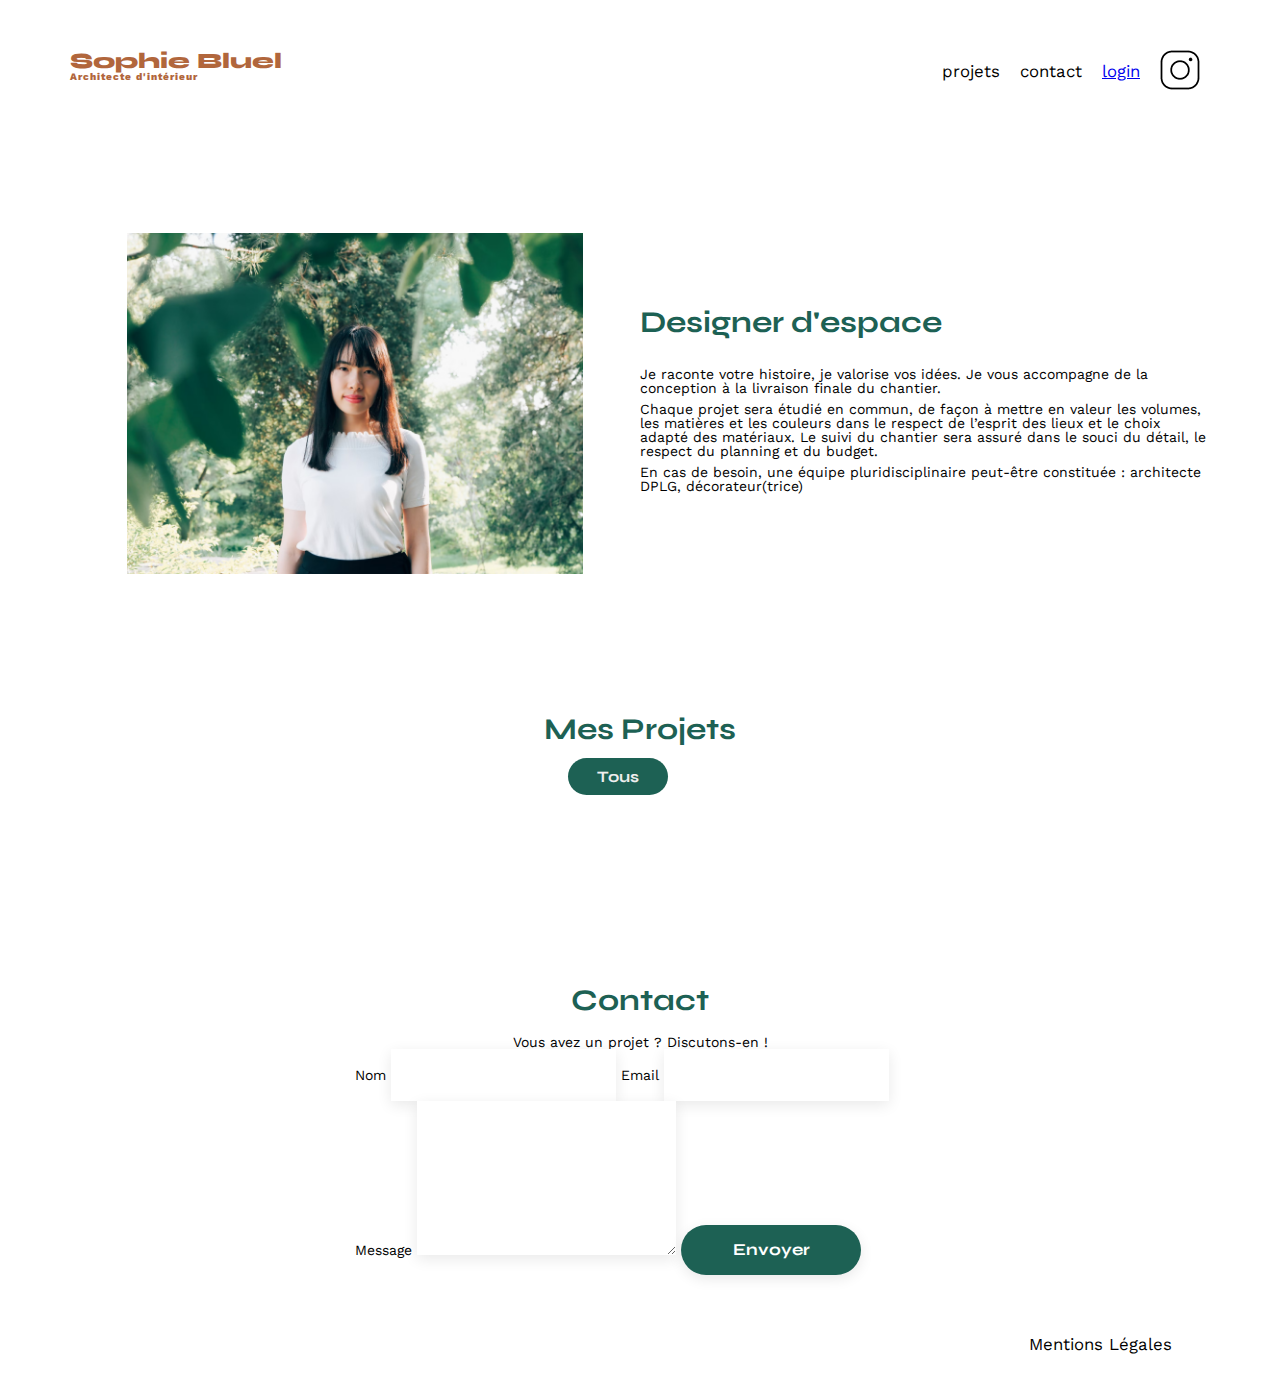
<file: FrontEnd/index.html>
<!DOCTYPE html>
<html lang="fr">

<head>
	<meta charset="UTF-8">
	<title>Sophie Bluel - Architecte d'intérieur</title>
	<meta name="viewport" content="width=device-width, initial-scale=1.0">
	<link rel="preconnect" href="https://fonts.googleapis.com">
	<link rel="preconnect" href="https://fonts.gstatic.com" crossorigin>
	<link href="https://fonts.googleapis.com/css2?family=Syne:wght@700;800&family=Work+Sans&display=swap"
		rel="stylesheet">
	<meta name="description" content="">
	<link rel="stylesheet" href="./assets/style.css">
	<link rel="stylesheet" href="https://cdnjs.cloudflare.com/ajax/libs/font-awesome/6.3.0/css/all.min.css">
</head>

<body>
	<div class="banner">
		<i class="fa-regular fa-pen-to-square"></i>
		<p>Mode édition</p>
	</div>
	<header>
		<h1>Sophie Bluel <span>Architecte d'intérieur</span></h1>
		<nav>
			<ul>
				<li>projets</li>
				<li>contact</li>
				<li id="login-logout"><a href="./login.html">login</a></li>
				<li><img src="./assets/icons/instagram.png" alt="Instagram"></li>
			</ul>
		</nav>
	</header>
	<main>
		<section id="introduction">
			<figure>
				<img src="./assets/images/sophie-bluel.png" alt="">
			</figure>
			<article>
				<h2>Designer d'espace</h2>
				<p>Je raconte votre histoire, je valorise vos idées. Je vous accompagne de la conception à la livraison
					finale du chantier.</p>
				<p>Chaque projet sera étudié en commun, de façon à mettre en valeur les volumes, les matières et les
					couleurs dans le respect de l’esprit des lieux et le choix adapté des matériaux. Le suivi du
					chantier sera assuré dans le souci du détail, le respect du planning et du budget.</p>
				<p>En cas de besoin, une équipe pluridisciplinaire peut-être constituée : architecte DPLG,
					décorateur(trice)</p>
			</article>
		</section>
		<section id="portfolio">
			<div id="logged-projects">
				<h2>Mes Projets</h2>
				<div class="logged-button" id="removeHidden">
					<i class="fa-regular fa-pen-to-square"></i>
					<button>modifier</button>
				</div>
			</div>

			<div class="categories centre">
				<button type="button" categorieId="0" class="categorie-button">Tous</button>
			</div>
			<div class="gallery">
			</div>
		</section>

		<div id="fond" class="hidden">
			<div class="rectangle">
				<i class="fa-solid fa-xmark" id="closeModale"></i>
				<h2>GALERIE PHOTO</h2>
				<div class="wrapper">
					<div class="modale-gallery">
					</div>
					<hr>
				</div>
				<button class="modale-button" id="addImg">Ajouter une photo</button>
			</div>
		</div>

		<div id="fondAdd" class="hidden">
			<div class="rectangle">
				<i class="fa-solid fa-xmark" id="closeModale"></i>
				<i class="fa-solid fa-arrow-left" id="arrowLeft"></i>
				<h2>Ajout photo</h2>
				<div id="rectangleIcon">
					<i class="fa-solid fa-image" id="iconImg"></i>
					<button class="modButton" id="addPhoto"> + Ajouter photo</button>
					<p class="comment">jpg, png : 4mo max</p>
				</div>
				<form id="form">
					<div class="input-block">
						<label for="titre1" id="titre1">Titre</label>
						<input autocomplete="on" type="text" name="titre1">
					</div>
					<div class="input-block">
						<label for="categorie1" id="categorie1">Catégorie</label>
						<select autocomplete="on" type="text" name="categorie1" title="categories" id="categorieSelect">
						</select>
					</div>
					<hr>
					<button class="modale-button">Valider</button>
			</div>
		</div>

		<section id="contact">
			<h2>Contact</h2>
			<p>Vous avez un projet ? Discutons-en !</p>
			<form action="#" method="post">
				<label for="name">Nom</label>
				<input type="text" name="name" id="name">
				<label for="email">Email</label>
				<input type="email" name="email" id="email">
				<label for="message">Message</label>
				<textarea name="message" id="message" cols="30" rows="10"></textarea>
				<input type="submit" value="Envoyer">
			</form>
		</section>
	</main>

	<footer>
		<nav>
			<ul>
				<li>Mentions Légales</li>
			</ul>
		</nav>
	</footer>
	<script src="script/index.js"></script>
</body>
</file>
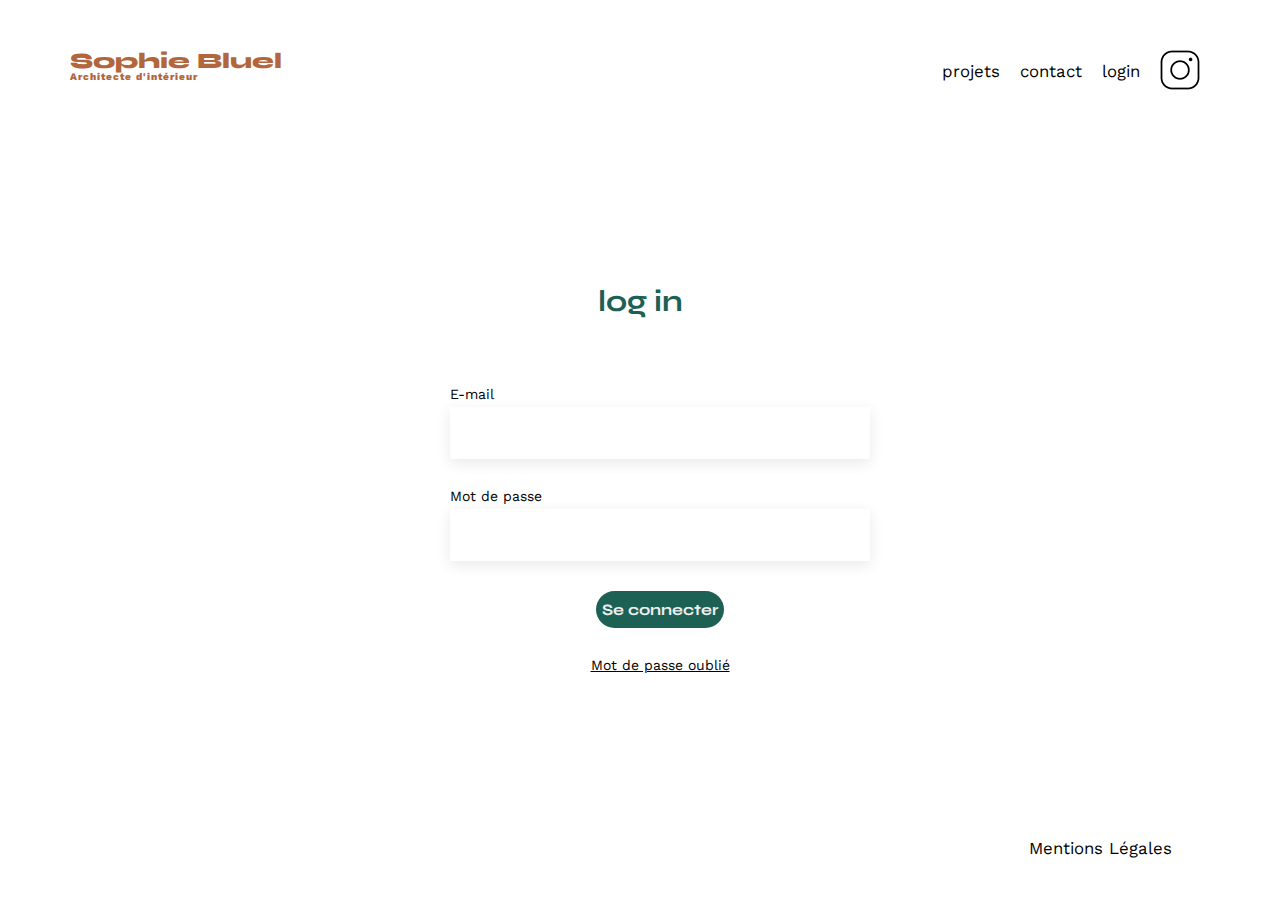
<file: FrontEnd/login.html>
<!DOCTYPE html>
<html lang="fr">

<head>
	<meta charset="UTF-8">
	<title>Sophie Bluel - Architecte d'intérieur</title>
	<meta name="viewport" content="width=device-width, initial-scale=1.0">
	<link rel="preconnect" href="https://fonts.googleapis.com">
	<link rel="preconnect" href="https://fonts.gstatic.com" crossorigin>
	<link href="https://fonts.googleapis.com/css2?family=Syne:wght@700;800&family=Work+Sans&display=swap"
		rel="stylesheet">
	<meta name="description" content="">
	<link rel="stylesheet" href="./assets/style.css">
</head>

<body>
	<!-- <div class="wrapper"></div> -->
	<header>
		<h1>Sophie Bluel <span>Architecte d'intérieur</span></h1>
		<nav>
			<ul>
				<li>projets</li>
				<li>contact</li>
				<li>login</li>
				<li><img src="./assets/icons/instagram.png" alt="Instagram"></li>
			</ul>
		</nav>
	</header>
	<main id="login-page">
		<section id="login">
			<h2 class="logIn">log in</h2>
			<form id="form">
				<div class="input-block">
					<label for="email" id="email">E-mail</label>
					<input autocomplete="on" type="text" name="email">
				</div>
				<div class="input-block">
					<label for="password" id="password">Mot de passe</label>
					<input autocomplete="on" type="password" name="password">
				</div>
				<div>
					<button type="submit" class="form_connect">Se connecter</button>
				</div>
				<div>
					<p class="word">Mot de passe oublié</p>
				</div>
			</form>
		</section>
	</main>

	<footer>
		<nav>
			<ul>
				<li>Mentions Légales</li>
			</ul>
		</nav>
	</footer>
	<script src="script/login.js"></script>
</body>

</html>
</file>
<file: FrontEnd/assets/style.css>
/* http://meyerweb.com/eric/tools/css/reset/
   v2.0 | 20110126
   License: none (public domain)
*/

html,
body,
div,
span,
applet,
object,
iframe,
h1,
h2,
h3,
h4,
h5,
h6,
p,
blockquote,
pre,
a,
abbr,
acronym,
address,
big,
cite,
code,
del,
dfn,
em,
img,
ins,
kbd,
q,
s,
samp,
small,
strike,
strong,
sub,
sup,
tt,
var,
b,
u,
i,
center,
dl,
dt,
dd,
ol,
ul,
li,
fieldset,
form,
label,
legend,
table,
caption,
tbody,
tfoot,
thead,
tr,
th,
td,
article,
aside,
canvas,
details,
embed,
figure,
figcaption,
footer,
header,
hgroup,
menu,
nav,
output,
ruby,
section,
summary,
time,
mark,
audio,
video {
	margin: 0;
	padding: 0;
	border: 0;
	font-size: 100%;
	font: inherit;
	vertical-align: baseline;
}

/* HTML5 display-role reset for older browsers */
article,
aside,
details,
figcaption,
figure,
footer,
header,
hgroup,
menu,
nav,
section {
	display: block;
}

body {
	line-height: 1;
}

ol,
ul {
	list-style: none;
}

blockquote,
q {
	quotes: none;
}

blockquote:before,
blockquote:after,
q:before,
q:after {
	content: '';
	content: none;
}

table {
	border-collapse: collapse;
	border-spacing: 0;
}

/** end reset css**/
body {
	max-width: 1140px;
	margin: auto;
	font-family: 'Work Sans';
	font-size: 14px;
}

header {
	display: flex;
	justify-content: space-between;
	margin: 50px 0
}

header.logged-header {
	margin-top: 100px;
}

section {
	margin: 140px 0
}

h1 {
	display: flex;
	flex-direction: column;
	font-family: 'Syne';
	font-size: 22px;
	font-weight: 800;
	color: #B1663C
}

h1>span {
	font-family: 'Work Sans';
	font-size: 10px;
	letter-spacing: 0.1em;
	;
}

h2 {
	font-family: 'Syne';
	font-weight: 700;
	font-size: 30px;
	color: #1D6154
}

nav ul {
	display: flex;
	align-items: center;
	list-style-type: none;

}

nav li {
	padding: 0 10px;
	font-size: 1.2em;
}

li:hover {
	color: #B1663C;
}

#introduction {
	display: flex;
	align-items: center;
}

#introduction figure {
	flex: 1
}

#introduction img {
	display: block;
	margin: auto;
	width: 80%;
}

#introduction article {
	flex: 1
}

#introduction h2 {
	margin-bottom: 1em;
}

#introduction p {
	margin-bottom: 0.5em;
}

#portfolio h2 {
	text-align: center;
}

.gallery {
	width: 100%;
	display: grid;
	grid-template-columns: 1fr 1fr 1fr;
	grid-column-gap: 20px;
	grid-row-gap: 20px;
}

.gallery img {
	width: 100%;

}

#contact {
	width: 50%;
	margin: auto;
}

#contact>* {
	text-align: center;

}

#contact h2 {
	margin-bottom: 20px;
}

#contact form {
	text-align: left;
	margin-top: 30px;
	display: flex;
	flex-direction: column;
}

#contact input {
	height: 50px;
	font-size: 1.2em;
	border: none;
	box-shadow: 0px 4px 14px rgba(0, 0, 0, 0.09);
}

#contact label {
	margin: 2em 0 1em 0;
}

#contact textarea {
	border: none;
	box-shadow: 0px 4px 14px rgba(0, 0, 0, 0.09);
}

input[type="submit"] {
	font-family: 'Syne';
	font-weight: 700;
	color: white;
	background-color: #1D6154;
	margin: 2em auto;
	width: 180px;
	text-align: center;
	border-radius: 60px;
}

footer nav ul {
	display: flex;
	justify-content: flex-end;
	margin: 2em
}

.categories {
	display: flex;
	justify-content: center;
	text-align: center;
	margin-bottom: 15px;
	font-family: 'Syne';
	font-size: 16px;
	font-weight: 700;
	line-height: 19px;
	letter-spacing: 0em;
}

.centre {
	display: flex;
	justify-content: space-center;
	font-family: 'Syne';
	font-size: 16px;
	font-weight: 700;
	line-height: 19px;
	letter-spacing: 0em;
	margin-bottom: auto;
}

button {
	display: flex;
	justify-content: center;
	align-items: center;
	gap: 12px;
	margin-right: 45px;
	margin-bottom: 50px;
	background-color: #1D6154;
	font-family: 'Syne';
	font-size: 16px;
	font-weight: 700;
	color: #eeeeee;
	min-width: 100px;
	height: 37px;
	top: 812px;
	left: 427px;
	border-radius: 60px;
	border: 1px;
}

.logIn {
	display: flex;
	align-items: center;
	justify-content: center;
	gap: 12px;
	height: 36px;
	top: 242px;
	left: 669px;
	font-family: Syne;
	font-size: 30px;
	font-weight: 700;
	line-height: 36px;
	letter-spacing: 0em;
	text-align: center;
}

#login-page {
	display: flex;
	justify-content: center;
}

#login {
	width: 380px;
	display: flex;
	flex-direction: column;
	row-gap: 38px;
}

#login-page form {
	display: flex;
	flex-direction: column;
	row-gap: 30px;
	align-items: center;
}

.form_connect {
	margin: 0;
}

.input-block {
	display: flex;
	flex-direction: column;
	width: 100%;
	row-gap: 6px;
}

.input-block input, select {
	display: flex;
	justify-content: center;
	height: 50px;
	box-shadow: 0px 4px 14px 0px rgba(0, 0, 0, 0.09);
	border: none;
	background: rgba(255, 255, 255, 1);
	outline: none;
	padding-inline-start: 16px;
}

.word {
	text-decoration: underline;
}

.banner {
	height: 60px;
	width: 100vw;
	background-color: black;
	color: white;
	display: flex;
	align-items: center;
	justify-content: center;
	gap: 12px;
	opacity: 0;
	visibility: hidden;
	position: absolute;
	left: 0;
	top: 0;
}

.logged-button {
	display: flex;
	align-items: center;
	justify-content: center;
	gap: 12px;
	opacity: 0;
	visibility: hidden;
	position: absolute;
}

.logged-banner {
	opacity: 1;
	visibility: visible;
	position: absolute;
}

.logged {
	opacity: 1;
	visibility: visible;
	position: static;
}

.logged-button button {
	background-color: transparent;
	color: black;
	padding: 0;
	margin: 0;
	font-weight: 400;
	font-size: 14px;
	min-width: auto;
}

#logged-projects {
	display: flex;
	justify-content: center;
	align-items: center;
	gap: 30px;
	margin-bottom: 1em;
}

.hidden {
	visibility: hidden;
	opacity: 0;
}

#fond,
#fondAdd {
	position: fixed;
	top: 0;
	left: 0;
	width: 100vw;
	height: 100vh;
	display: flex;
	justify-content: center;
	z-index: 299;
	align-items: center;
	background: rgba(0, 0, 0, 0.3);
}

.rectangle {
	position: absolute;
	width: 630px;
	max-height: 688px;
	border-radius: 10px;
	background: rgba(255, 255, 255, 1);
	box-shadow: 0px 4px 14px 0px rgba(0, 0, 0, 0.09);
	display: flex;
	justify-content: center;
	flex-direction: column;
	top: 50%;
	transform: translateY(-50%);
	align-items: center;
}

.rectangle h2 {
	margin-top: 60px;
	margin-bottom: 50px;
	color: black;
	font-family: 'Work Sans';
}

.rectangle i {
	position: absolute;
	display: flex;
	justify-content: center;
	align-items: center;
	top: 10px;
	right: 10px;
	font-size: 10px;
	width: 17px;
	height: 17px;
	border-radius: 2px;
}

.rectangle i:first-child {
	font-size: 24px;
	width: auto;
	height: auto;
	top: 26px;
	right: 36px;
}

.rectangle .modale-gallery article i {
	background-color: black;
	color: white;
}

.rectangle .modale-gallery article {
	position: relative;
	width: 100%;
}

.modale-gallery {
	display: grid;
	grid-template-columns: repeat(5, 72px);
	row-gap: 30px;
	column-gap: 10px;
}

.modale-gallery img {
	width: 100%;

}

.galerie h2 {
	width: 173px;
	height: 30px;
	top: 720px;
	left: 634px;
	font-family: 'Work Sans';
	font-size: 26px;
	font-weight: 400;
	line-height: 30px;
	letter-spacing: 0em;
	display: flex;
	justify-content: center;
	text-align: center;
	background-color: rgba(0, 0, 0, 1);
}

.modale-button {
	width: 237px;
	height: 36px;
	border-radius: 60px;
	margin: 0;
	margin-bottom: 45px;
}

hr {
	border: 1px solid rgba(179, 179, 179, 1);
	width: 100%;
}

#rectangleIcon {
	display:flex;
	flex-direction: column;
	align-items: center;
	justify-content: center;
	background-color: rgba(232, 241, 246, 1);
	width: 420px;
	height: 169px;
	border-radius: 3px;
	row-gap: 6px;
}

#arrowLeft {
	position:absolute;
	display: flex;
	justify-content: left;
	align-items: center;
	top: 26px;
	left: 30px;
	font-size: 21px;
	border-radius: 2px;
	border-style: none;
}

#iconImg {
	position:static;
	font-size: 76px;
	border-radius: 3px;
	color: rgba(185, 197, 204, 1);

}

#addPhoto {
	margin: 0;
	font-family: 'Work Sans';
	font-size: 14px;
	font-weight: 500;
	line-height: 16px;
	letter-spacing: 0em;
	text-align: center;
	color: rgba(48, 102, 133, 1);
	background-color: rgba(185, 197, 204, 1);
	width: 172px;

}

.rectangle .comment {
	display: flex;
	align-items: center;
	width: 94px;
	height: 12px;
	top: 924px;
	font-family: 'Work Sans';
	font-size: 10px;
	font-weight: 400;
	line-height: 12px;
	letter-spacing: 0em;
	text-align: center;
	color: rgba(68, 68, 68, 1);
}

#form{
	display: flex;
	flex-direction: column;
	align-items: center;
	justify-content: center;
	width: 420px;
	margin-top: 30px;
	row-gap: 20px;
}
</file>
